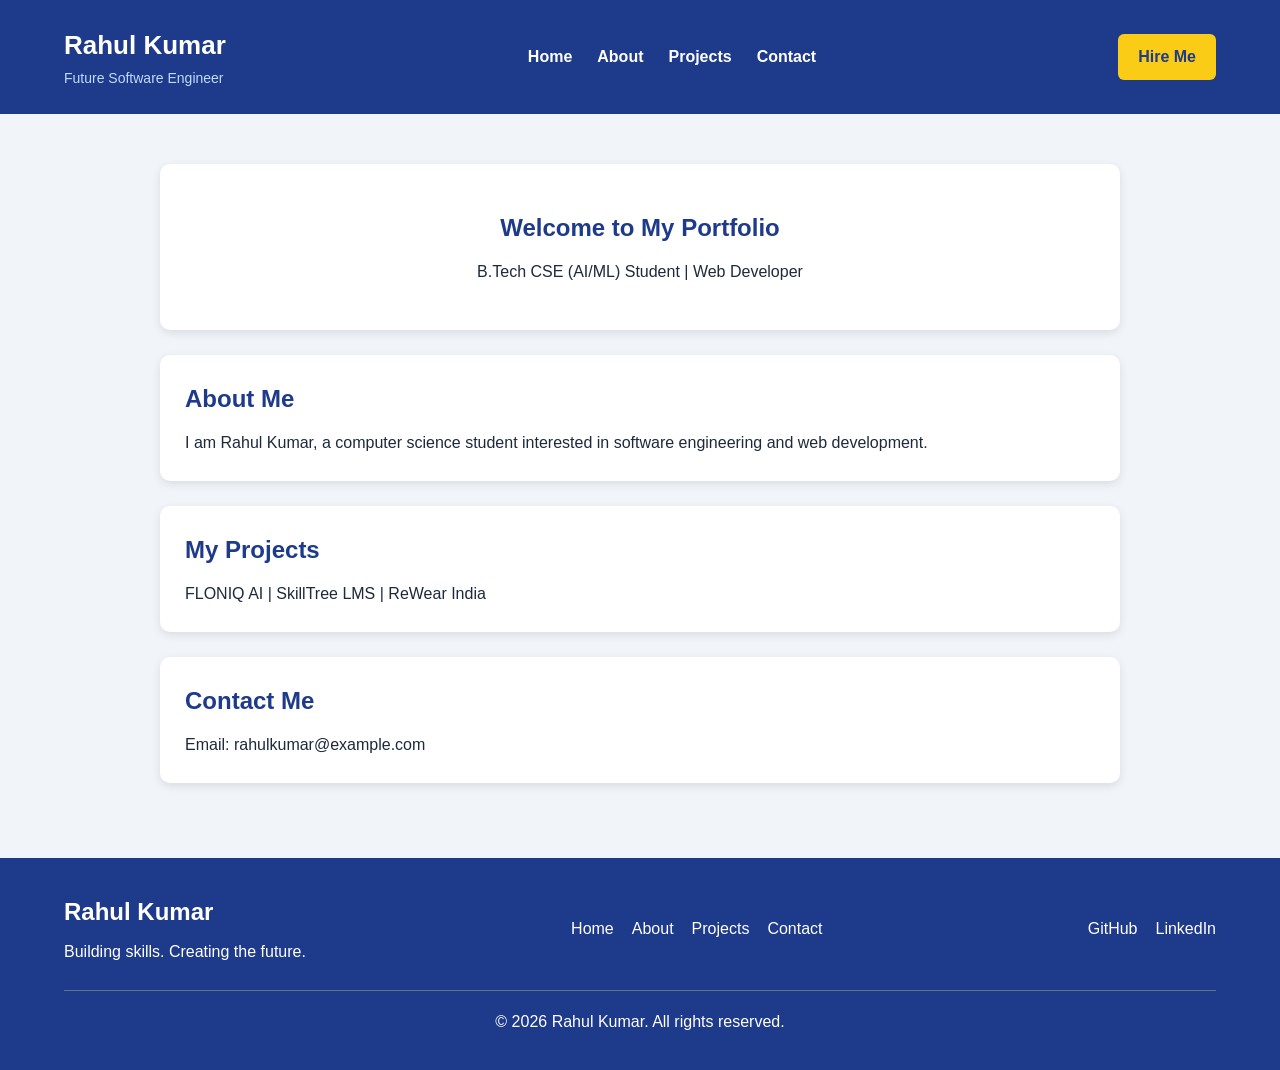
<file: P10/index.html>
<!DOCTYPE html>
<html lang="en">
<head>
    <meta charset="UTF-8">
    <meta name="viewport" content="width=device-width, initial-scale=1.0">
    <title>P10 - Advanced Flexbox Portfolio Header and Footer</title>
    <link rel="stylesheet" href="style.css">
</head>
<body>

    <!-- Portfolio Header -->
    <header class="header">
        <div class="logo">
            <h1>Rahul Kumar</h1>
            <p>Future Software Engineer</p>
        </div>

        <nav class="navbar">
            <a href="#home">Home</a>
            <a href="#about">About</a>
            <a href="#projects">Projects</a>
            <a href="#contact">Contact</a>
        </nav>

        <a href="#contact" class="header-button">Hire Me</a>
    </header>

    <!-- Main Content -->
    <main>
        <section id="home" class="hero">
            <h2>Welcome to My Portfolio</h2>
            <p>B.Tech CSE (AI/ML) Student | Web Developer</p>
        </section>

        <section id="about">
            <h2>About Me</h2>
            <p>
                I am Rahul Kumar, a computer science student
                interested in software engineering and web development.
            </p>
        </section>

        <section id="projects">
            <h2>My Projects</h2>
            <p>FLONIQ AI | SkillTree LMS | ReWear India</p>
        </section>

        <section id="contact">
            <h2>Contact Me</h2>
            <p>Email: rahulkumar@example.com</p>
        </section>
    </main>

    <!-- Portfolio Footer -->
    <footer class="footer">
        <div class="footer-brand">
            <h2>Rahul Kumar</h2>
            <p>Building skills. Creating the future.</p>
        </div>

        <div class="footer-links">
            <a href="#home">Home</a>
            <a href="#about">About</a>
            <a href="#projects">Projects</a>
            <a href="#contact">Contact</a>
        </div>

        <div class="footer-social">
            <a href="https://github.com/" target="_blank">GitHub</a>
            <a href="https://linkedin.com/" target="_blank">LinkedIn</a>
        </div>

        <div class="footer-bottom">
            <p>&copy; 2026 Rahul Kumar. All rights reserved.</p>
        </div>
    </footer>

</body>
</html>
</file>
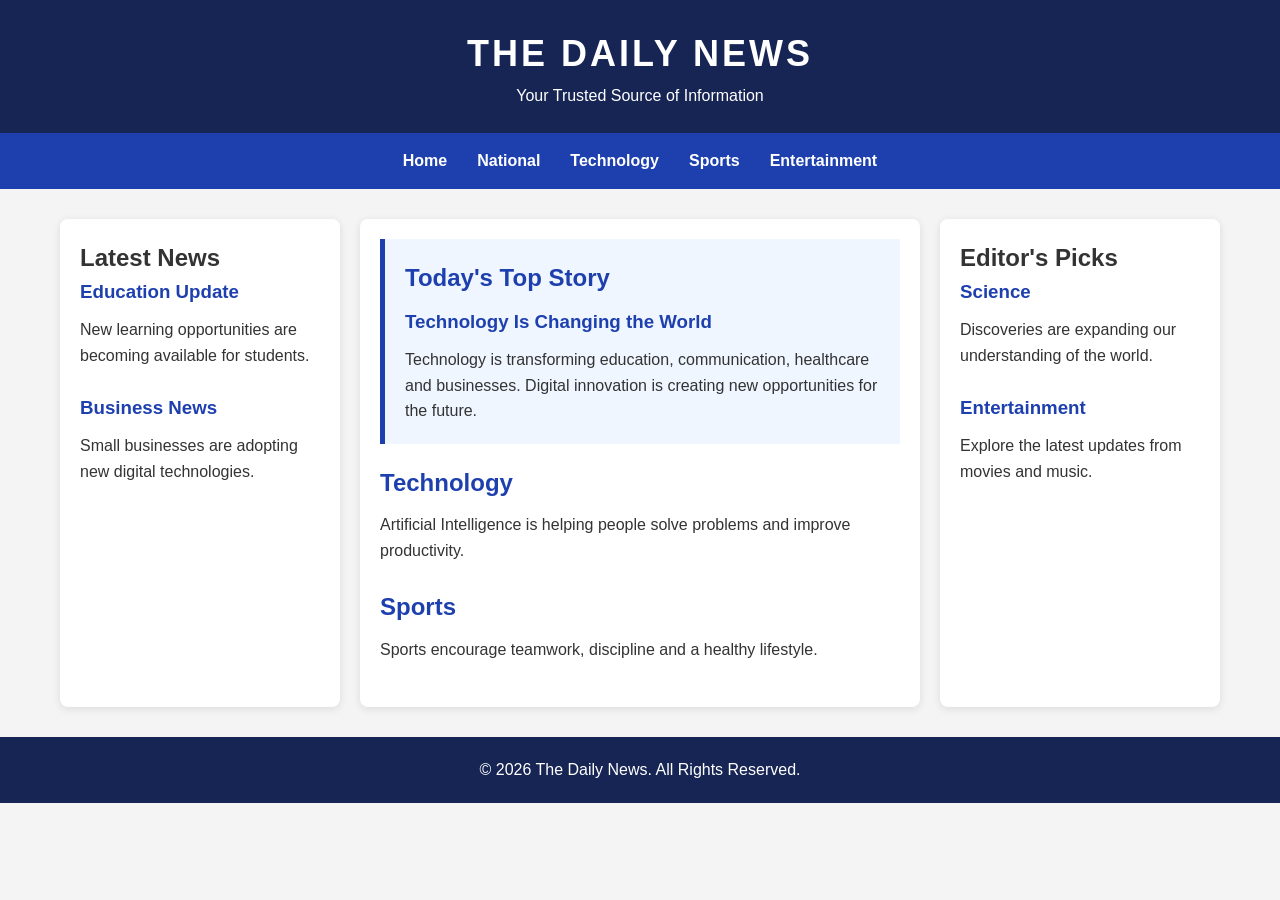
<file: P11/index.html>
<!DOCTYPE html>
<html lang="en">
<head>
    <meta charset="UTF-8">
    <meta name="viewport" content="width=device-width, initial-scale=1.0">
    <title>Daily News - Newspaper Layout</title>
    <link rel="stylesheet" href="style.css">
</head>
<body>

    <header class="header">
        <h1>THE DAILY NEWS</h1>
        <p>Your Trusted Source of Information</p>
    </header>

    <nav class="navbar">
        <a href="#home">Home</a>
        <a href="#national">National</a>
        <a href="#technology">Technology</a>
        <a href="#sports">Sports</a>
        <a href="#entertainment">Entertainment</a>
    </nav>

    <main class="news-grid" id="home">

        <aside class="sidebar">
            <h2>Latest News</h2>
            <article>
                <h3>Education Update</h3>
                <p>New learning opportunities are becoming available for students.</p>
            </article>
            <article>
                <h3>Business News</h3>
                <p>Small businesses are adopting new digital technologies.</p>
            </article>
        </aside>

        <section class="main-content">
            <article class="featured-news" id="national">
                <h2>Today's Top Story</h2>
                <h3>Technology Is Changing the World</h3>
                <p>
                    Technology is transforming education, communication,
                    healthcare and businesses. Digital innovation is creating
                    new opportunities for the future.
                </p>
            </article>

            <article id="technology">
                <h2>Technology</h2>
                <p>Artificial Intelligence is helping people solve problems
                and improve productivity.</p>
            </article>

            <article id="sports">
                <h2>Sports</h2>
                <p>Sports encourage teamwork, discipline and a healthy lifestyle.</p>
            </article>
        </section>

        <aside class="right-sidebar">
            <h2>Editor's Picks</h2>
            <article>
                <h3>Science</h3>
                <p>Discoveries are expanding our understanding of the world.</p>
            </article>
            <article id="entertainment">
                <h3>Entertainment</h3>
                <p>Explore the latest updates from movies and music.</p>
            </article>
        </aside>

    </main>

    <footer class="footer">
        <p>&copy; 2026 The Daily News. All Rights Reserved.</p>
    </footer>

</body>
</html>
</file>
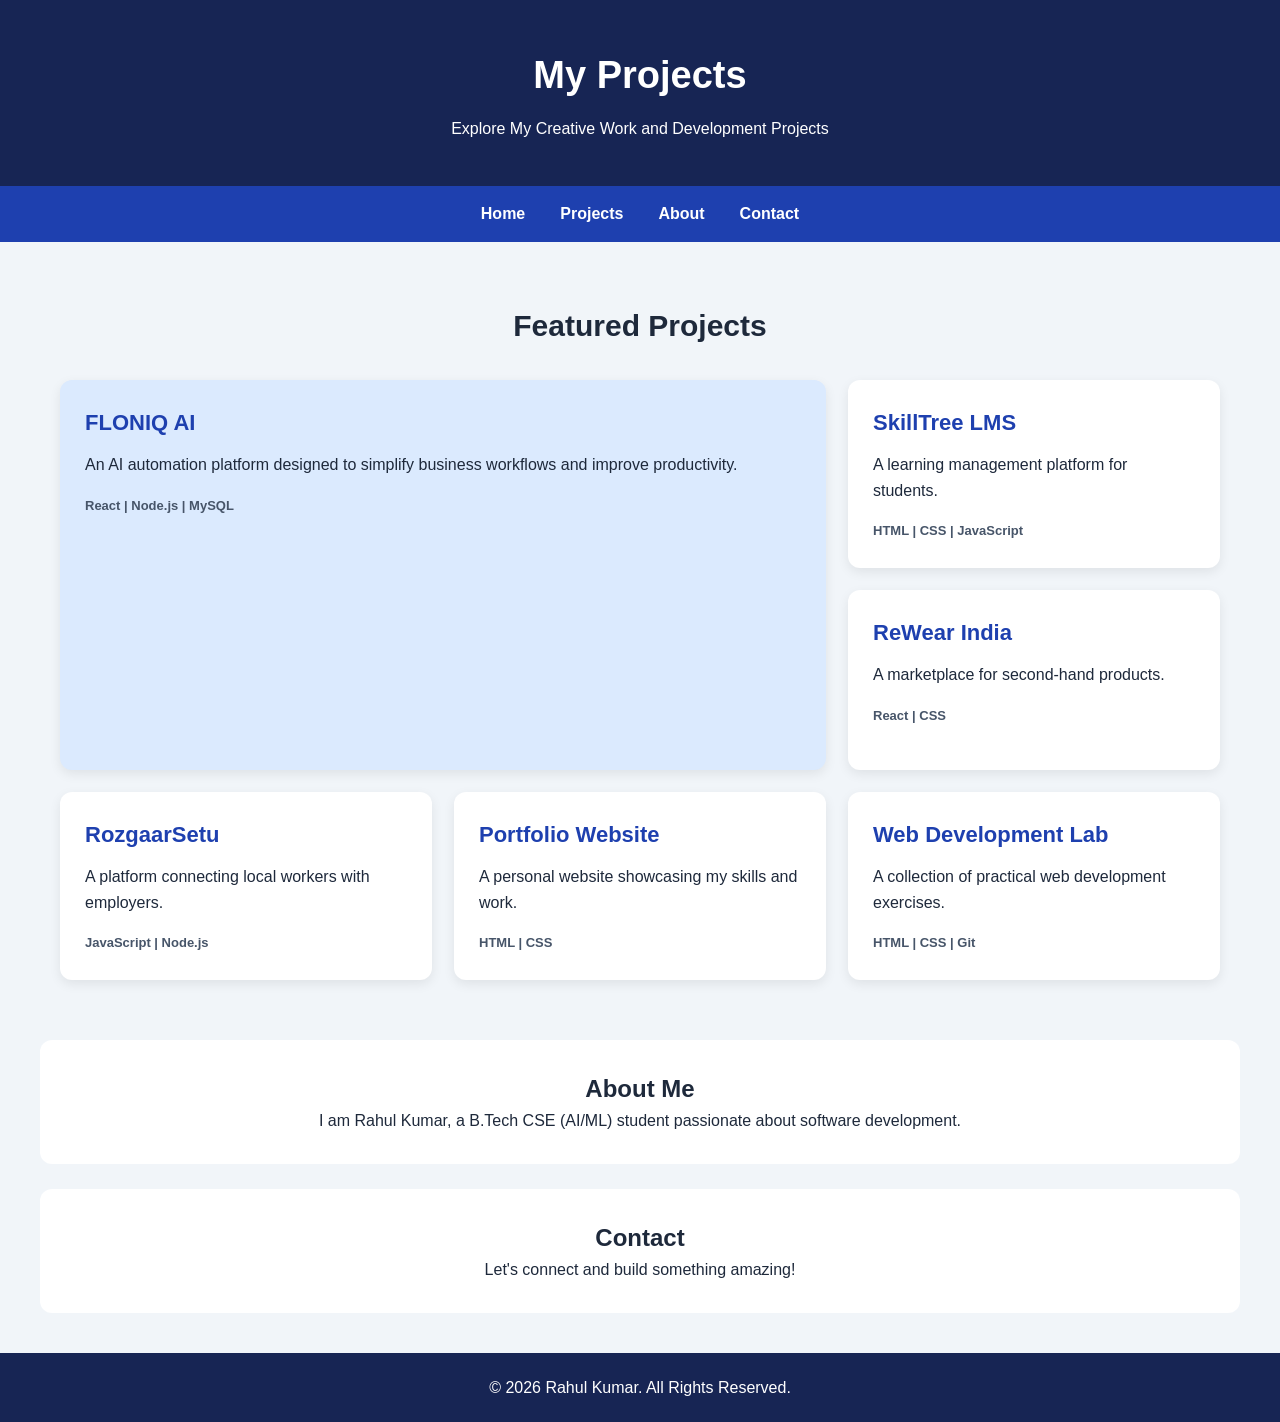
<file: P12/index.html>
<!DOCTYPE html>
<html lang="en">
<head>
    <meta charset="UTF-8">
    <meta name="viewport" content="width=device-width, initial-scale=1.0">
    <title>My Projects - Rahul Kumar</title>
    <link rel="stylesheet" href="style.css">
</head>
<body>

    <header class="header">
        <h1>My Projects</h1>
        <p>Explore My Creative Work and Development Projects</p>
    </header>

    <nav class="navbar">
        <a href="#home">Home</a>
        <a href="#projects">Projects</a>
        <a href="#about">About</a>
        <a href="#contact">Contact</a>
    </nav>

    <main id="home">
        <section class="projects-section" id="projects">
            <h2>Featured Projects</h2>

            <div class="projects-grid">

                <article class="project-card featured">
                    <h3>FLONIQ AI</h3>
                    <p>An AI automation platform designed to simplify
                    business workflows and improve productivity.</p>
                    <span>React | Node.js | MySQL</span>
                </article>

                <article class="project-card">
                    <h3>SkillTree LMS</h3>
                    <p>A learning management platform for students.</p>
                    <span>HTML | CSS | JavaScript</span>
                </article>

                <article class="project-card">
                    <h3>ReWear India</h3>
                    <p>A marketplace for second-hand products.</p>
                    <span>React | CSS</span>
                </article>

                <article class="project-card">
                    <h3>RozgaarSetu</h3>
                    <p>A platform connecting local workers with employers.</p>
                    <span>JavaScript | Node.js</span>
                </article>

                <article class="project-card">
                    <h3>Portfolio Website</h3>
                    <p>A personal website showcasing my skills and work.</p>
                    <span>HTML | CSS</span>
                </article>

                <article class="project-card">
                    <h3>Web Development Lab</h3>
                    <p>A collection of practical web development exercises.</p>
                    <span>HTML | CSS | Git</span>
                </article>

            </div>
        </section>

        <section class="about" id="about">
            <h2>About Me</h2>
            <p>I am Rahul Kumar, a B.Tech CSE (AI/ML) student
            passionate about software development.</p>
        </section>

        <section class="contact" id="contact">
            <h2>Contact</h2>
            <p>Let's connect and build something amazing!</p>
        </section>
    </main>

    <footer class="footer">
        <p>&copy; 2026 Rahul Kumar. All Rights Reserved.</p>
    </footer>

</body>
</html>
</file>
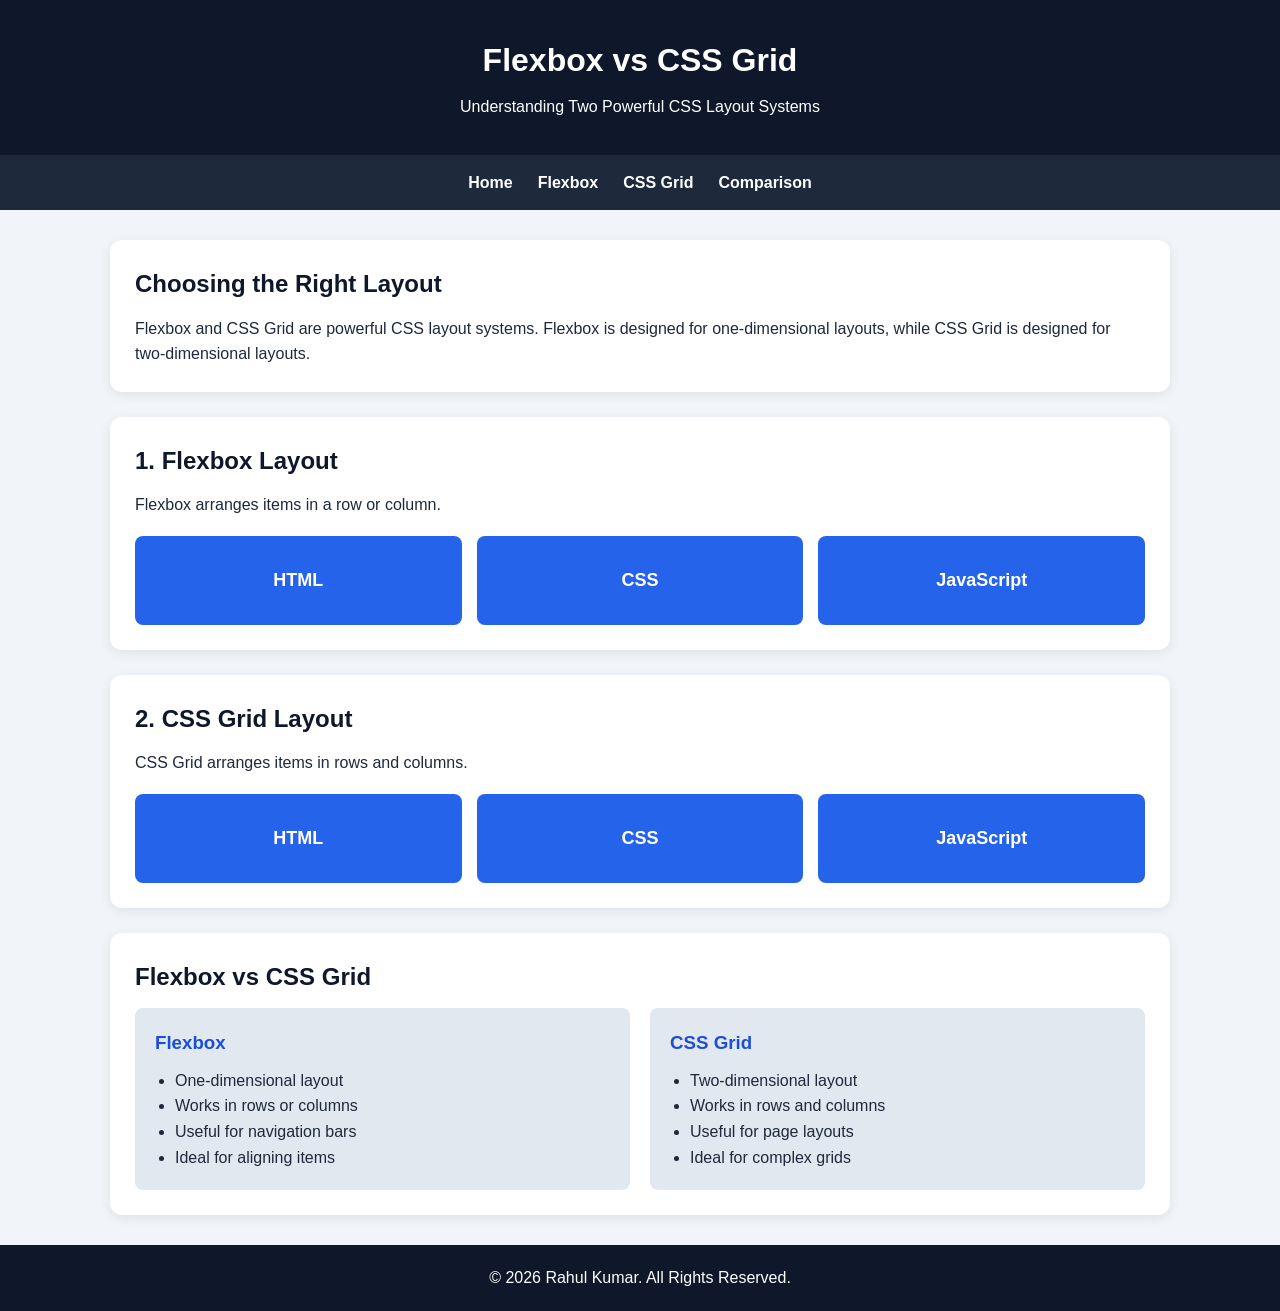
<file: P13/index.html>
<!DOCTYPE html>
<html lang="en">
<head>
    <meta charset="UTF-8">
    <meta name="viewport" content="width=device-width, initial-scale=1.0">
    <title>Flexbox vs Grid - Rahul Kumar</title>
    <link rel="stylesheet" href="style.css">
</head>
<body>

    <header class="header">
        <h1>Flexbox vs CSS Grid</h1>
        <p>Understanding Two Powerful CSS Layout Systems</p>
    </header>

    <nav class="navbar">
        <a href="#home">Home</a>
        <a href="#flexbox">Flexbox</a>
        <a href="#grid">CSS Grid</a>
        <a href="#comparison">Comparison</a>
    </nav>

    <main id="home">

        <section class="intro">
            <h2>Choosing the Right Layout</h2>
            <p>
                Flexbox and CSS Grid are powerful CSS layout systems.
                Flexbox is designed for one-dimensional layouts, while
                CSS Grid is designed for two-dimensional layouts.
            </p>
        </section>

        <section class="layout-section" id="flexbox">
            <h2>1. Flexbox Layout</h2>
            <p>Flexbox arranges items in a row or column.</p>

            <div class="flex-container">
                <div class="layout-card">HTML</div>
                <div class="layout-card">CSS</div>
                <div class="layout-card">JavaScript</div>
            </div>
        </section>

        <section class="layout-section" id="grid">
            <h2>2. CSS Grid Layout</h2>
            <p>CSS Grid arranges items in rows and columns.</p>

            <div class="grid-container">
                <div class="layout-card">HTML</div>
                <div class="layout-card">CSS</div>
                <div class="layout-card">JavaScript</div>
            </div>
        </section>

        <section class="comparison" id="comparison">
            <h2>Flexbox vs CSS Grid</h2>

            <div class="comparison-container">
                <article class="comparison-card">
                    <h3>Flexbox</h3>
                    <ul>
                        <li>One-dimensional layout</li>
                        <li>Works in rows or columns</li>
                        <li>Useful for navigation bars</li>
                        <li>Ideal for aligning items</li>
                    </ul>
                </article>

                <article class="comparison-card">
                    <h3>CSS Grid</h3>
                    <ul>
                        <li>Two-dimensional layout</li>
                        <li>Works in rows and columns</li>
                        <li>Useful for page layouts</li>
                        <li>Ideal for complex grids</li>
                    </ul>
                </article>
            </div>
        </section>

    </main>

    <footer class="footer">
        <p>&copy; 2026 Rahul Kumar. All Rights Reserved.</p>
    </footer>

</body>
</html>
</file>
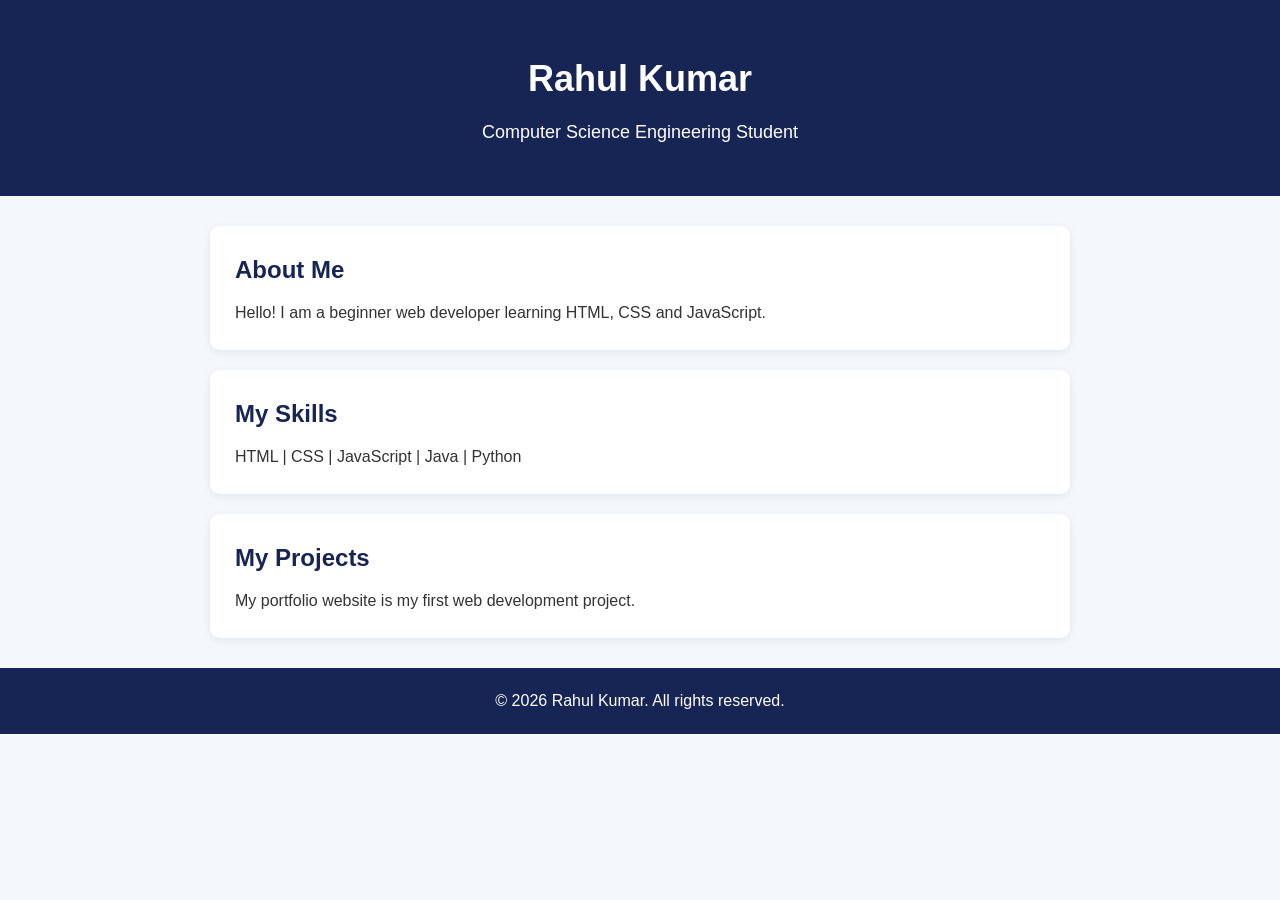
<file: P2/index.html>
<!DOCTYPE html>
<html lang="en">
<head>
    <meta charset="UTF-8">
    <meta name="viewport" content="width=device-width, initial-scale=1.0">
    <title>My Portfolio</title>
    <link rel="stylesheet" href="style.css">
</head>
<body>

    <header>
        <h1>Rahul Kumar</h1>
        <p>Computer Science Engineering Student</p>
    </header>

    <main>
        <section>
            <h2>About Me</h2>
            <p>Hello! I am a beginner web developer learning HTML, CSS and JavaScript.</p>
        </section>

        <section>
            <h2>My Skills</h2>
            <p>HTML | CSS | JavaScript | Java | Python</p>
        </section>

        <section>
            <h2>My Projects</h2>
            <p>My portfolio website is my first web development project.</p>
        </section>
    </main>

    <footer>
        <p>&copy; 2026 Rahul Kumar. All rights reserved.</p>
    </footer>

</body>
</html>
</file>
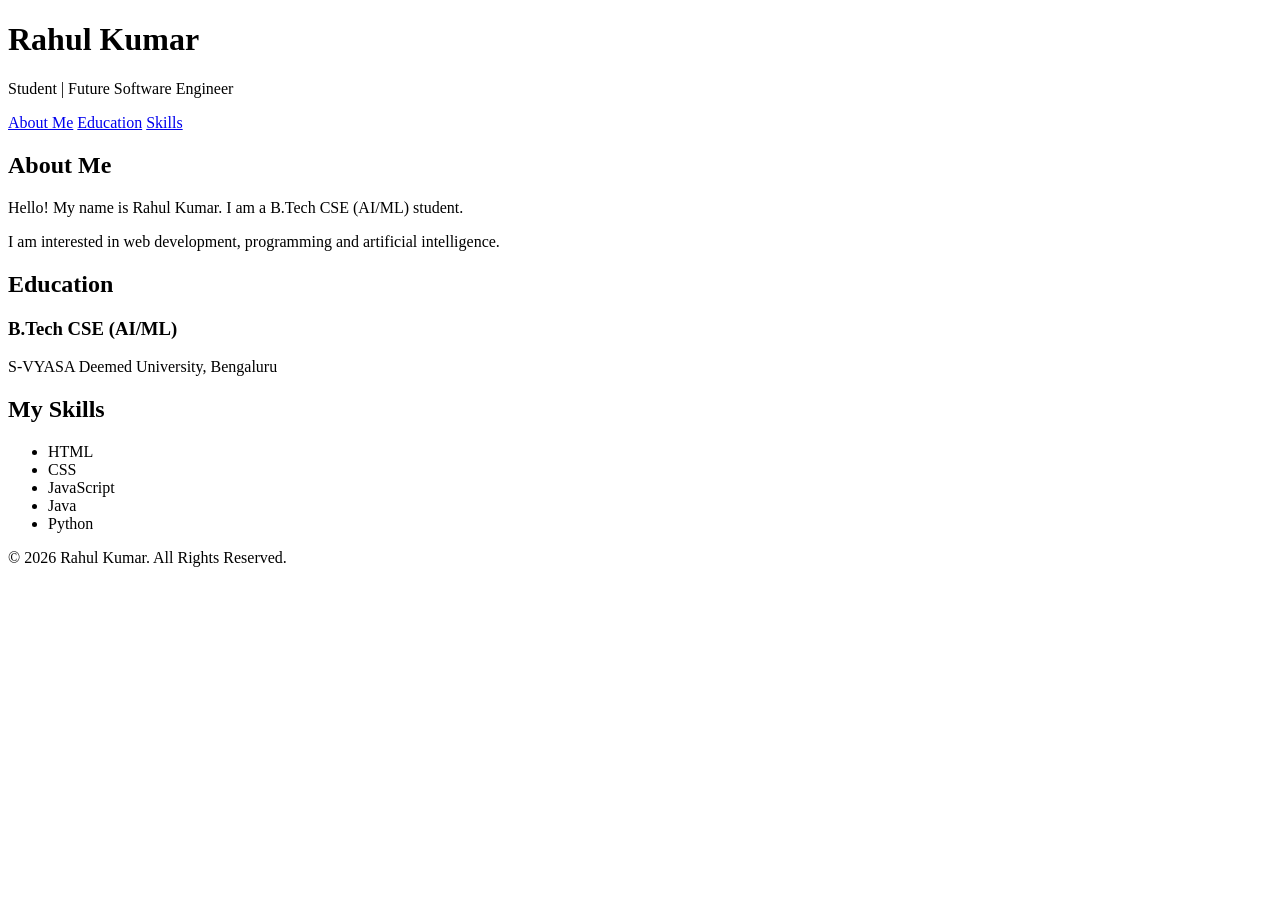
<file: P5/index.html>
<!DOCTYPE html>
<html lang="en">
<head>
    <meta charset="UTF-8">
    <meta name="viewport" content="width=device-width, initial-scale=1.0">
    <title>My Biography</title>
</head>
<body>

    <header>
        <h1>Rahul Kumar</h1>
        <p>Student | Future Software Engineer</p>
    </header>

    <nav>
        <a href="#about">About Me</a>
        <a href="#education">Education</a>
        <a href="#skills">Skills</a>
    </nav>

    <main>
        <section id="about">
            <h2>About Me</h2>
            <p>Hello! My name is Rahul Kumar. I am a B.Tech CSE (AI/ML) student.</p>
            <p>I am interested in web development, programming and artificial intelligence.</p>
        </section>

        <section id="education">
            <h2>Education</h2>
            <article>
                <h3>B.Tech CSE (AI/ML)</h3>
                <p>S-VYASA Deemed University, Bengaluru</p>
            </article>
        </section>

        <section id="skills">
            <h2>My Skills</h2>
            <ul>
                <li>HTML</li>
                <li>CSS</li>
                <li>JavaScript</li>
                <li>Java</li>
                <li>Python</li>
            </ul>
        </section>
    </main>

    <footer>
        <p>&copy; 2026 Rahul Kumar. All Rights Reserved.</p>
    </footer>

</body>
</html>
</file>
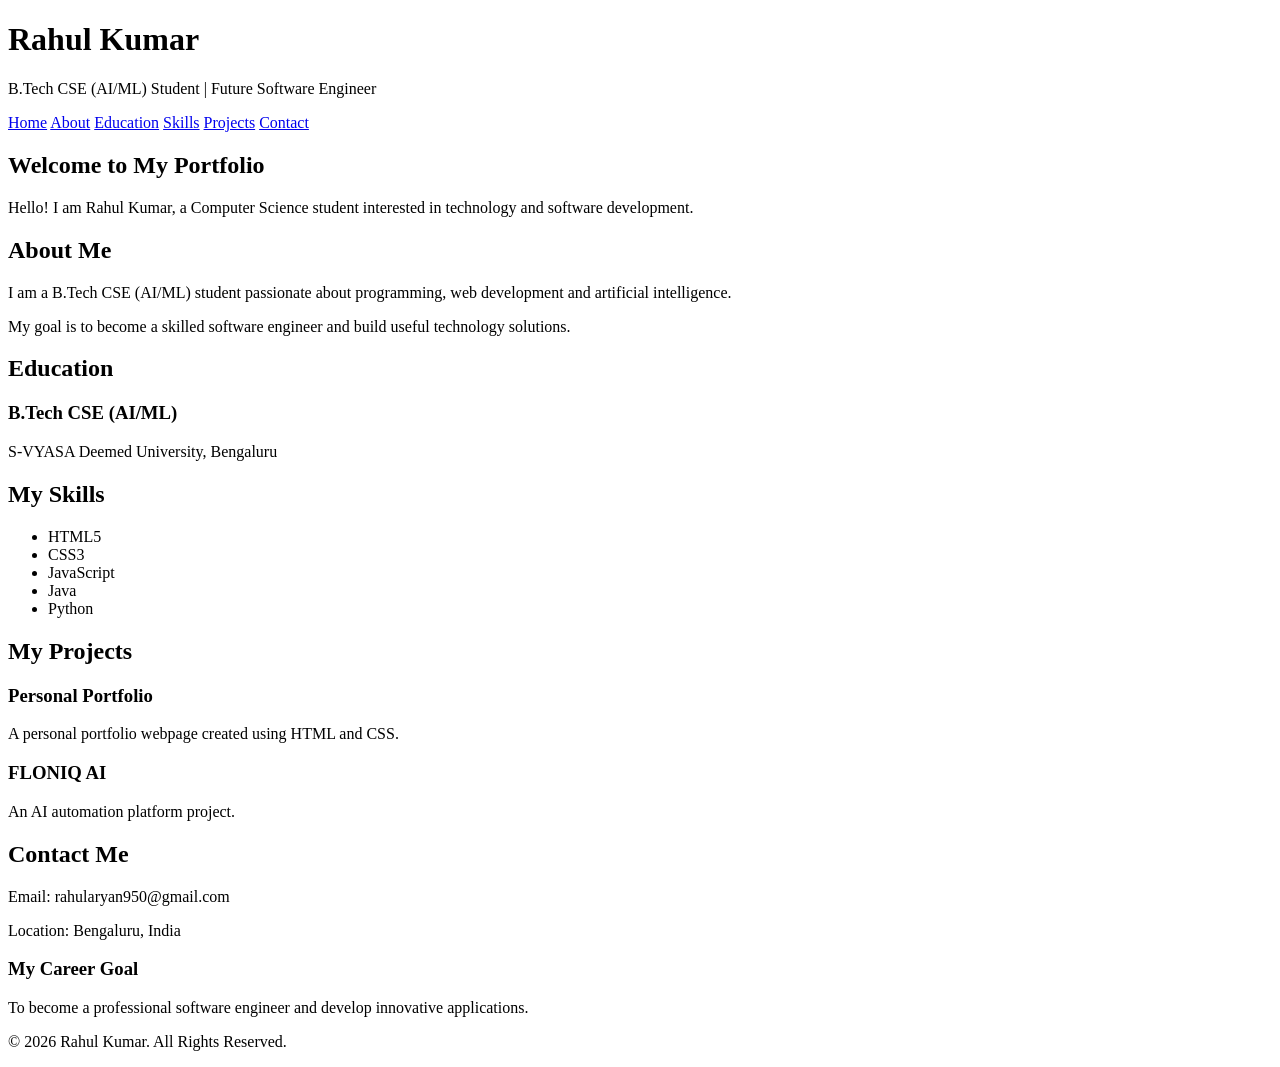
<file: P6/index.html>
<!DOCTYPE html>
<html lang="en">
<head>
    <meta charset="UTF-8">
    <meta name="viewport" content="width=device-width, initial-scale=1.0">
    <title>Rahul Kumar | Portfolio</title>
</head>
<body>

    <!-- Header Section -->
    <header>
        <h1>Rahul Kumar</h1>
        <p>B.Tech CSE (AI/ML) Student | Future Software Engineer</p>
    </header>

    <!-- Navigation Section -->
    <nav>
        <a href="#home">Home</a>
        <a href="#about">About</a>
        <a href="#education">Education</a>
        <a href="#skills">Skills</a>
        <a href="#projects">Projects</a>
        <a href="#contact">Contact</a>
    </nav>

    <!-- Main Content -->
    <main>

        <!-- Home Section -->
        <section id="home">
            <h2>Welcome to My Portfolio</h2>
            <p>Hello! I am Rahul Kumar, a Computer Science student interested in technology and software development.</p>
        </section>

        <!-- About Section -->
        <section id="about">
            <h2>About Me</h2>
            <p>I am a B.Tech CSE (AI/ML) student passionate about programming, web development and artificial intelligence.</p>
            <p>My goal is to become a skilled software engineer and build useful technology solutions.</p>
        </section>

        <!-- Education Section -->
        <section id="education">
            <h2>Education</h2>
            <article>
                <h3>B.Tech CSE (AI/ML)</h3>
                <p>S-VYASA Deemed University, Bengaluru</p>
            </article>
        </section>

        <!-- Skills Section -->
        <section id="skills">
            <h2>My Skills</h2>
            <ul>
                <li>HTML5</li>
                <li>CSS3</li>
                <li>JavaScript</li>
                <li>Java</li>
                <li>Python</li>
            </ul>
        </section>

        <!-- Projects Section -->
        <section id="projects">
            <h2>My Projects</h2>

            <article>
                <h3>Personal Portfolio</h3>
                <p>A personal portfolio webpage created using HTML and CSS.</p>
            </article>

            <article>
                <h3>FLONIQ AI</h3>
                <p>An AI automation platform project.</p>
            </article>
        </section>

        <!-- Contact Section -->
        <section id="contact">
            <h2>Contact Me</h2>
            <p>Email: rahularyan950@gmail.com</p>
            <p>Location: Bengaluru, India</p>
        </section>

        <!-- Aside Section -->
        <aside>
            <h3>My Career Goal</h3>
            <p>To become a professional software engineer and develop innovative applications.</p>
        </aside>

    </main>

    <!-- Footer Section -->
    <footer>
        <p>&copy; 2026 Rahul Kumar. All Rights Reserved.</p>
    </footer>

</body>
</html>
</file>
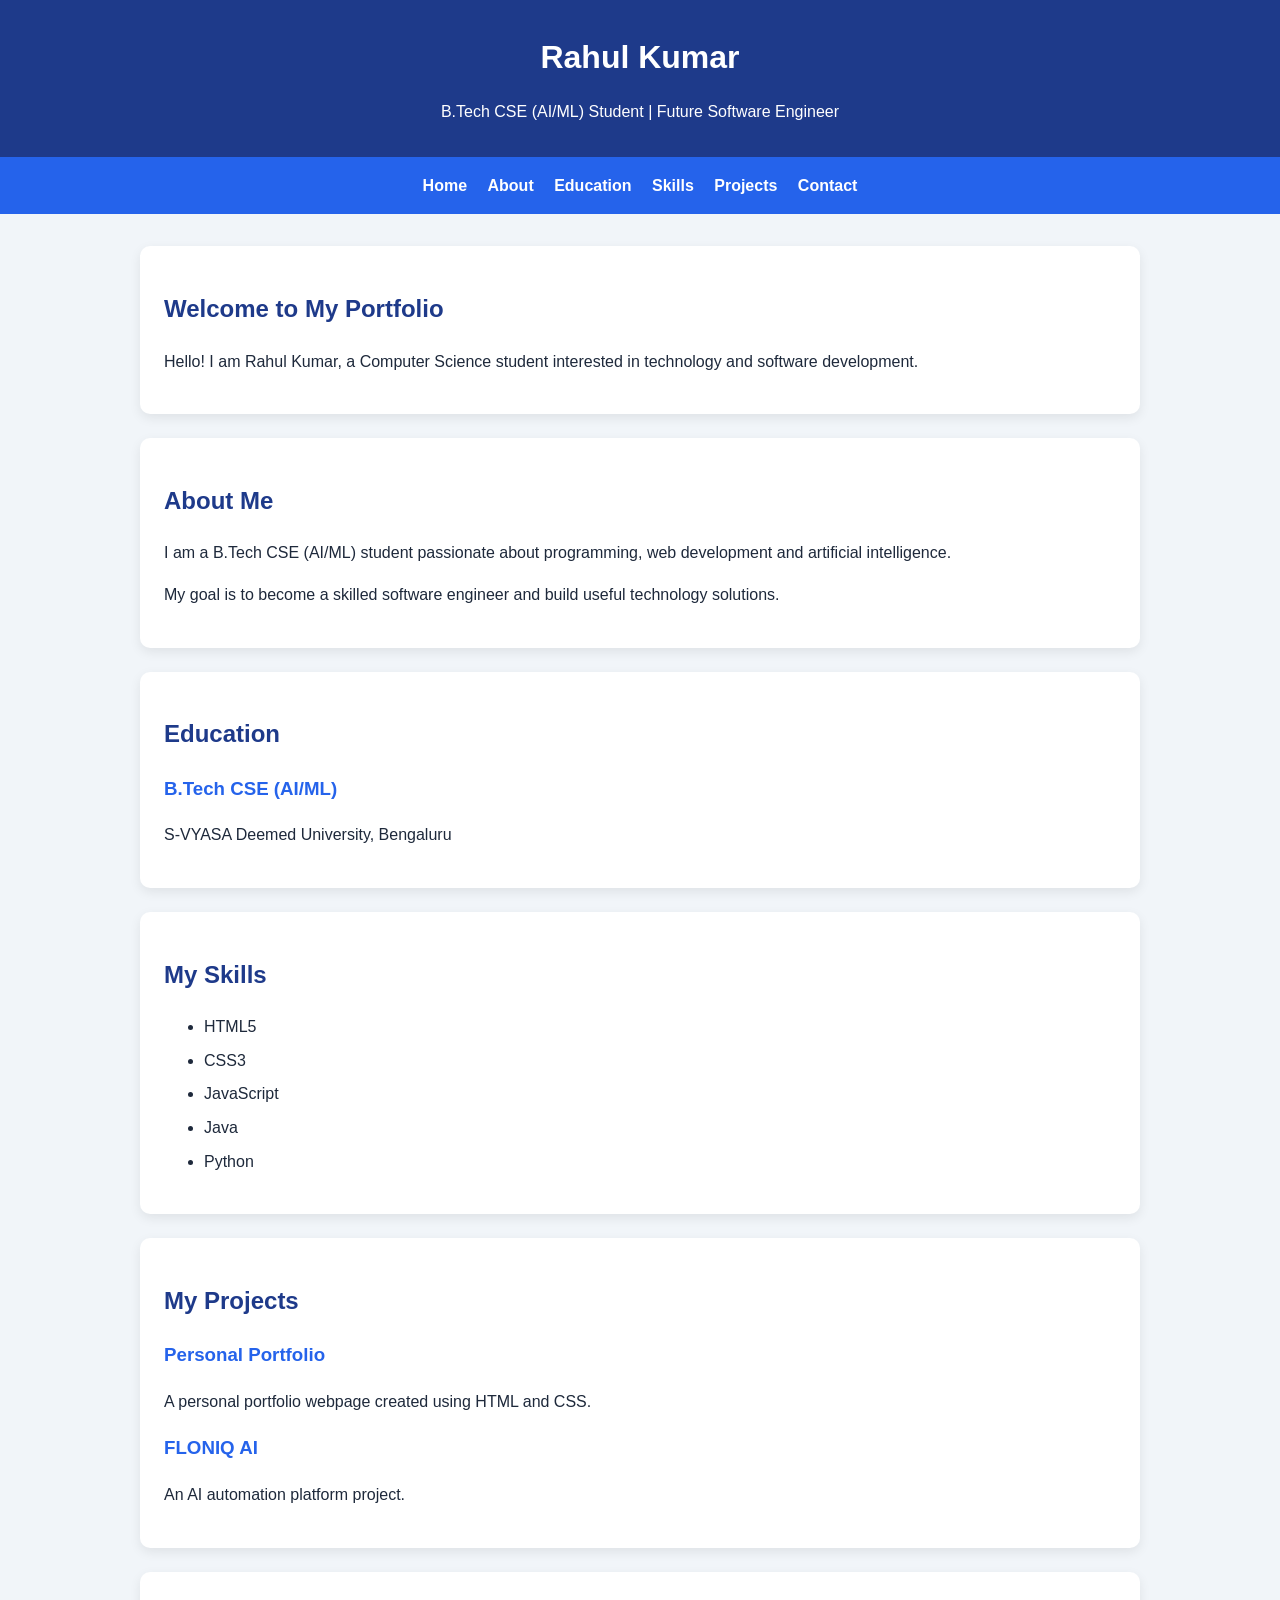
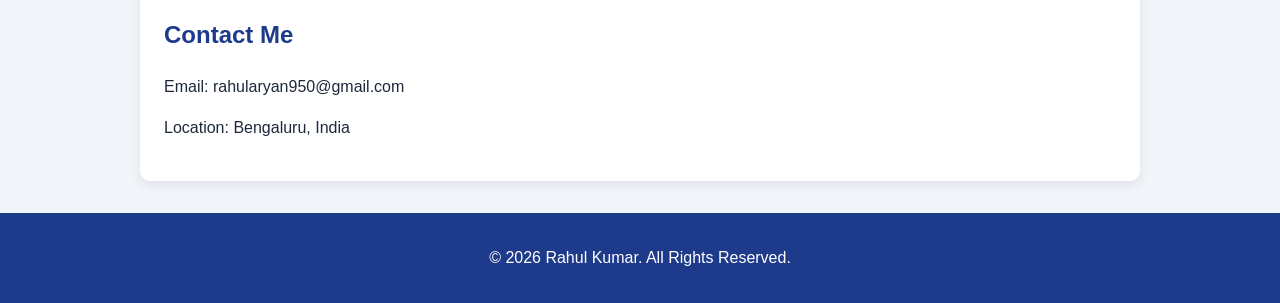
<file: P7/index.html>
<!DOCTYPE html>
<html lang="en">
<head>
    <meta charset="UTF-8">
    <meta name="viewport" content="width=device-width, initial-scale=1.0">
    <title>Rahul Kumar | Portfolio - P7</title>

    <link rel="stylesheet" href="style.css">
</head>
<body>

    <header class="site-header">
        <h1>Rahul Kumar</h1>
        <p>B.Tech CSE (AI/ML) Student | Future Software Engineer</p>
    </header>

    <nav class="navbar">
        <a href="#home">Home</a>
        <a href="#about">About</a>
        <a href="#education">Education</a>
        <a href="#skills">Skills</a>
        <a href="#projects">Projects</a>
        <a href="#contact">Contact</a>
    </nav>

    <main class="container">

        <section id="home" class="card">
            <h2>Welcome to My Portfolio</h2>
            <p>Hello! I am Rahul Kumar, a Computer Science student interested in technology and software development.</p>
        </section>

        <section id="about" class="card">
            <h2>About Me</h2>
            <p>I am a B.Tech CSE (AI/ML) student passionate about programming, web development and artificial intelligence.</p>
            <p>My goal is to become a skilled software engineer and build useful technology solutions.</p>
        </section>

        <section id="education" class="card">
            <h2>Education</h2>
            <article>
                <h3>B.Tech CSE (AI/ML)</h3>
                <p>S-VYASA Deemed University, Bengaluru</p>
            </article>
        </section>

        <section id="skills" class="card">
            <h2>My Skills</h2>
            <ul>
                <li>HTML5</li>
                <li>CSS3</li>
                <li>JavaScript</li>
                <li>Java</li>
                <li>Python</li>
            </ul>
        </section>

        <section id="projects" class="card">
            <h2>My Projects</h2>

            <article>
                <h3>Personal Portfolio</h3>
                <p>A personal portfolio webpage created using HTML and CSS.</p>
            </article>

            <article>
                <h3>FLONIQ AI</h3>
                <p>An AI automation platform project.</p>
            </article>
        </section>

        <section id="contact" class="card">
            <h2>Contact Me</h2>
            <p>Email: rahularyan950@gmail.com</p>
            <p>Location: Bengaluru, India</p>
        </section>

    </main>

    <footer class="site-footer">
        <p>&copy; 2026 Rahul Kumar. All Rights Reserved.</p>
    </footer>

</body>
</html>
</file>
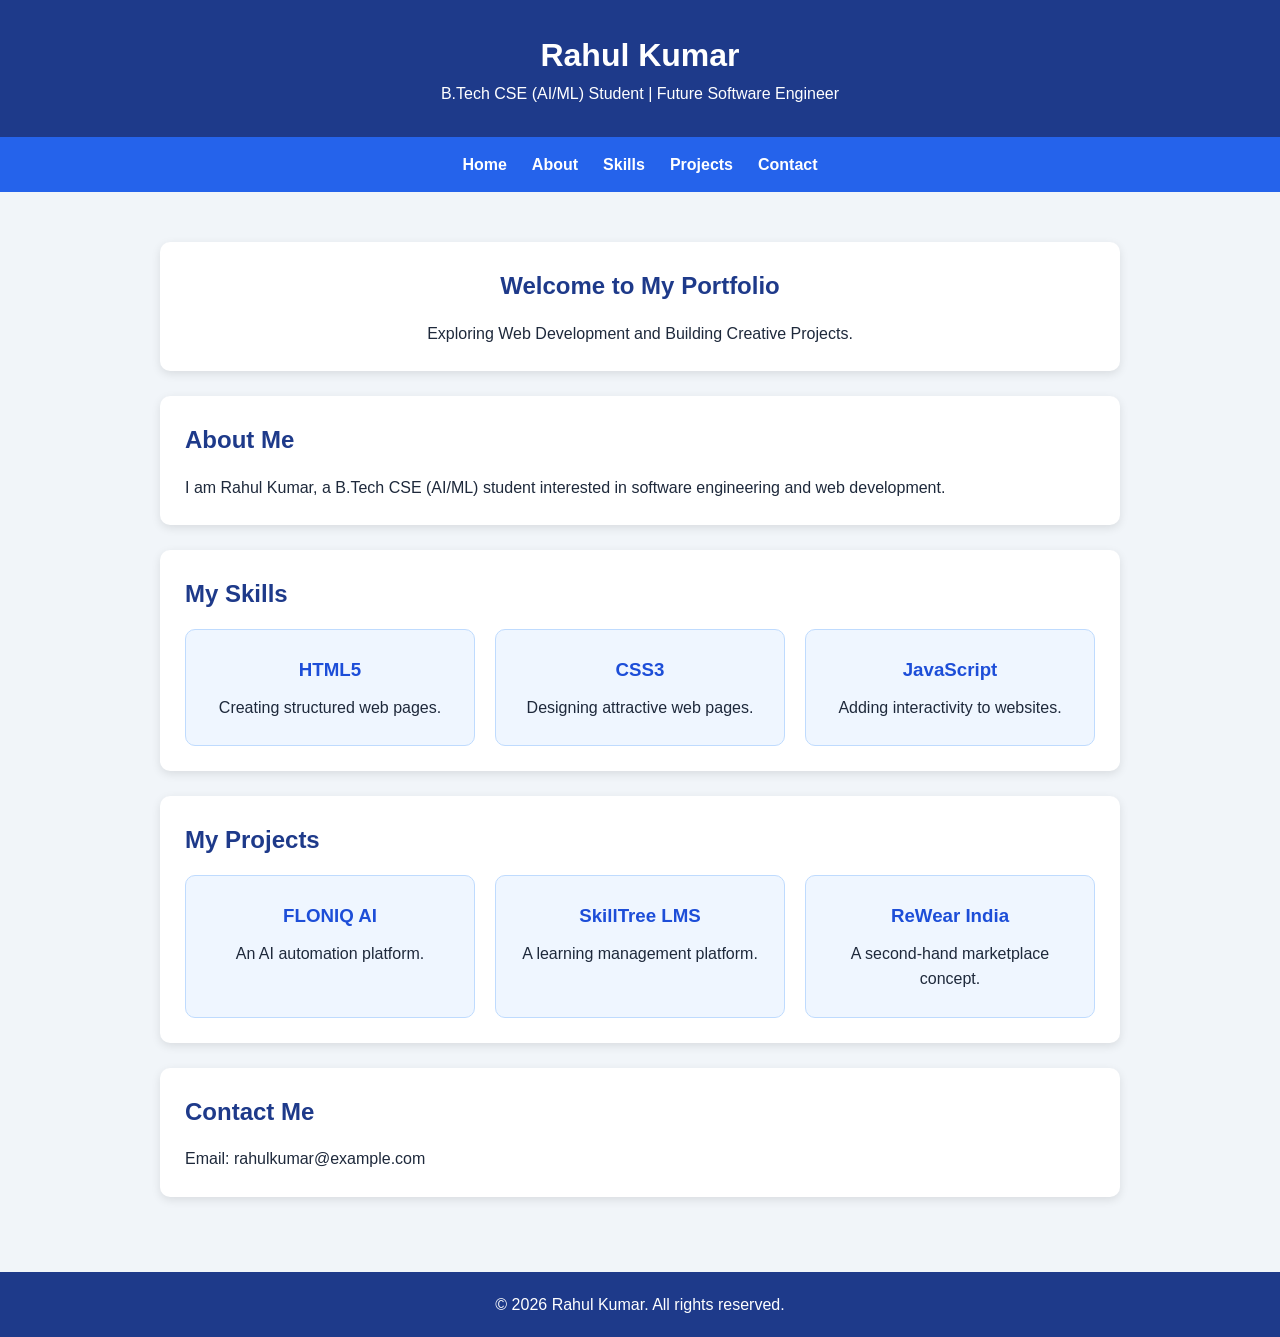
<file: P9/index.html>
<!DOCTYPE html>
<html lang="en">
<head>
    <meta charset="UTF-8">
    <meta name="viewport" content="width=device-width, initial-scale=1.0">
    <title>P9 - Responsive Navbar and Card Grid</title>
    <link rel="stylesheet" href="style.css">
</head>
<body>

    <header class="header">
        <h1>Rahul Kumar</h1>
        <p>B.Tech CSE (AI/ML) Student | Future Software Engineer</p>
    </header>

    <nav class="navbar">
        <a href="#home">Home</a>
        <a href="#about">About</a>
        <a href="#skills">Skills</a>
        <a href="#projects">Projects</a>
        <a href="#contact">Contact</a>
    </nav>

    <main>
        <section id="home" class="intro">
            <h2>Welcome to My Portfolio</h2>
            <p>Exploring Web Development and Building Creative Projects.</p>
        </section>

        <section id="about">
            <h2>About Me</h2>
            <p>
                I am Rahul Kumar, a B.Tech CSE (AI/ML) student
                interested in software engineering and web development.
            </p>
        </section>

        <section id="skills">
            <h2>My Skills</h2>

            <div class="card-grid">
                <div class="card">
                    <h3>HTML5</h3>
                    <p>Creating structured web pages.</p>
                </div>

                <div class="card">
                    <h3>CSS3</h3>
                    <p>Designing attractive web pages.</p>
                </div>

                <div class="card">
                    <h3>JavaScript</h3>
                    <p>Adding interactivity to websites.</p>
                </div>
            </div>
        </section>

        <section id="projects">
            <h2>My Projects</h2>

            <div class="card-grid">
                <div class="card">
                    <h3>FLONIQ AI</h3>
                    <p>An AI automation platform.</p>
                </div>

                <div class="card">
                    <h3>SkillTree LMS</h3>
                    <p>A learning management platform.</p>
                </div>

                <div class="card">
                    <h3>ReWear India</h3>
                    <p>A second-hand marketplace concept.</p>
                </div>
            </div>
        </section>

        <section id="contact">
            <h2>Contact Me</h2>
            <p>Email: rahulkumar@example.com</p>
        </section>
    </main>

    <footer>
        <p>&copy; 2026 Rahul Kumar. All rights reserved.</p>
    </footer>

</body>
</html>
</file>
<file: P10/style.css>
/* P10 - Portfolio Header and Footer with Advanced Flexbox */

/* Basic Reset */
* {
    margin: 0;
    padding: 0;
    box-sizing: border-box;
}

/* Body */
body {
    font-family: Arial, sans-serif;
    background-color: #f1f5f9;
    color: #1e293b;
    line-height: 1.6;
}

/* Advanced Flexbox Header */
.header {
    display: flex;
    justify-content: space-between;
    align-items: center;
    flex-wrap: wrap;
    gap: 20px;
    background-color: #1e3a8a;
    color: white;
    padding: 25px 5%;
}

/* Logo */
.logo h1 {
    font-size: 26px;
}

.logo p {
    font-size: 14px;
    color: #bfdbfe;
}

/* Navigation */
.navbar {
    display: flex;
    align-items: center;
    justify-content: center;
    flex-wrap: wrap;
    gap: 25px;
}

.navbar a {
    color: white;
    text-decoration: none;
    font-weight: bold;
}

.navbar a:hover {
    color: #facc15;
}

/* Header Button */
.header-button {
    background-color: #facc15;
    color: #1e3a8a;
    padding: 10px 20px;
    border-radius: 6px;
    text-decoration: none;
    font-weight: bold;
}

/* Main Content */
main {
    max-width: 1000px;
    margin: 30px auto;
    padding: 20px;
}

section {
    background-color: white;
    padding: 25px;
    margin-bottom: 25px;
    border-radius: 10px;
    box-shadow: 0 3px 10px rgba(0, 0, 0, 0.1);
}

section h2 {
    color: #1e3a8a;
    margin-bottom: 12px;
}

.hero {
    text-align: center;
    padding: 45px 20px;
}

/* Advanced Flexbox Footer */
.footer {
    display: flex;
    justify-content: space-between;
    align-items: center;
    flex-wrap: wrap;
    gap: 25px;
    background-color: #1e3a8a;
    color: white;
    padding: 35px 5%;
}

.footer-brand h2 {
    margin-bottom: 8px;
}

.footer-links,
.footer-social {
    display: flex;
    flex-wrap: wrap;
    gap: 18px;
}

.footer a {
    color: white;
    text-decoration: none;
}

.footer a:hover {
    color: #facc15;
}

.footer-bottom {
    flex-basis: 100%;
    text-align: center;
    border-top: 1px solid #64748b;
    padding-top: 18px;
}

/* Responsive Design */
@media (max-width: 700px) {

    .header {
        flex-direction: column;
        text-align: center;
    }

    .navbar {
        flex-direction: column;
        gap: 12px;
    }

    .footer {
        flex-direction: column;
        text-align: center;
    }

    .footer-links,
    .footer-social {
        justify-content: center;
    }
}
</file>
<file: P11/style.css>
/* Basic Reset */
* {
    margin: 0;
    padding: 0;
    box-sizing: border-box;
}

/* Body */
body {
    font-family: Arial, sans-serif;
    background-color: #f4f4f4;
    color: #333;
    line-height: 1.6;
}

/* Header */
.header {
    background-color: #172554;
    color: white;
    text-align: center;
    padding: 25px;
}

.header h1 {
    font-size: 36px;
    letter-spacing: 3px;
}

/* Navigation */
.navbar {
    background-color: #1e40af;
    display: flex;
    justify-content: center;
    flex-wrap: wrap;
    gap: 30px;
    padding: 15px;
}

.navbar a {
    color: white;
    text-decoration: none;
    font-weight: bold;
}

/* Main CSS Grid Layout */
.news-grid {
    display: grid;
    grid-template-columns: 1fr 2fr 1fr;
    gap: 20px;
    max-width: 1200px;
    margin: 30px auto;
    padding: 0 20px;
}

/* News Columns */
.sidebar,
.main-content,
.right-sidebar {
    background-color: white;
    padding: 20px;
    border-radius: 8px;
    box-shadow: 0 2px 8px rgba(0, 0, 0, 0.1);
}

article {
    margin-bottom: 25px;
}

article h2,
article h3 {
    color: #1e40af;
    margin-bottom: 10px;
}

.featured-news {
    background-color: #eff6ff;
    padding: 20px;
    border-left: 5px solid #1e40af;
    margin-bottom: 20px;
}

/* Footer */
.footer {
    background-color: #172554;
    color: white;
    text-align: center;
    padding: 20px;
    margin-top: 30px;
}

/* Responsive Layout */
@media (max-width: 768px) {
    .news-grid {
        grid-template-columns: 1fr;
    }

    .header h1 {
        font-size: 26px;
    }

    .navbar {
        gap: 15px;
    }
}
</file>
<file: P12/style.css>
/* Basic Reset */
* {
    margin: 0;
    padding: 0;
    box-sizing: border-box;
}

/* Body */
body {
    font-family: Arial, sans-serif;
    background-color: #f1f5f9;
    color: #1e293b;
    line-height: 1.6;
}

/* Header */
.header {
    background-color: #172554;
    color: white;
    text-align: center;
    padding: 45px 20px;
}

.header h1 {
    font-size: 38px;
    margin-bottom: 10px;
}

/* Navbar */
.navbar {
    background-color: #1e40af;
    display: flex;
    justify-content: center;
    gap: 35px;
    flex-wrap: wrap;
    padding: 15px;
}

.navbar a {
    color: white;
    text-decoration: none;
    font-weight: bold;
}

/* Projects Section */
.projects-section {
    max-width: 1200px;
    margin: 40px auto;
    padding: 20px;
}

.projects-section h2 {
    text-align: center;
    font-size: 30px;
    margin-bottom: 30px;
}

/* Advanced CSS Grid */
.projects-grid {
    display: grid;
    grid-template-columns: repeat(3, 1fr);
    grid-auto-rows: minmax(180px, auto);
    gap: 22px;
}

/* Project Cards */
.project-card {
    background-color: white;
    padding: 25px;
    border-radius: 12px;
    box-shadow: 0 4px 12px rgba(0, 0, 0, 0.08);
    transition: transform 0.3s ease;
}

.project-card:hover {
    transform: translateY(-6px);
}

.project-card h3 {
    color: #1e40af;
    font-size: 22px;
    margin-bottom: 12px;
}

.project-card span {
    display: inline-block;
    margin-top: 18px;
    color: #475569;
    font-size: 13px;
    font-weight: bold;
}

/* Featured Project */
.featured {
    grid-column: span 2;
    grid-row: span 2;
    background-color: #dbeafe;
}

/* About and Contact */
.about,
.contact {
    max-width: 1200px;
    margin: 25px auto;
    padding: 30px;
    background-color: white;
    border-radius: 12px;
    text-align: center;
}

/* Footer */
.footer {
    background-color: #172554;
    color: white;
    text-align: center;
    padding: 22px;
    margin-top: 40px;
}

/* Responsive Design */
@media (max-width: 768px) {
    .projects-grid {
        grid-template-columns: repeat(2, 1fr);
    }

    .featured {
        grid-column: span 2;
        grid-row: auto;
    }
}

@media (max-width: 500px) {
    .projects-grid {
        grid-template-columns: 1fr;
    }

    .featured {
        grid-column: span 1;
    }

    .header h1 {
        font-size: 28px;
    }

    .navbar {
        gap: 18px;
    }
}
</file>
<file: P13/style.css>
* {
    margin: 0;
    padding: 0;
    box-sizing: border-box;
}

body {
    font-family: Arial, sans-serif;
    background-color: #f1f5f9;
    color: #1e293b;
    line-height: 1.6;
}

.header {
    background-color: #0f172a;
    color: white;
    text-align: center;
    padding: 35px 20px;
}

.header h1 {
    font-size: 32px;
    margin-bottom: 8px;
}

.navbar {
    background-color: #1e293b;
    display: flex;
    justify-content: center;
    flex-wrap: wrap;
    gap: 25px;
    padding: 15px;
}

.navbar a {
    color: white;
    text-decoration: none;
    font-weight: bold;
}

.navbar a:hover {
    color: #38bdf8;
}

main {
    max-width: 1100px;
    margin: 30px auto;
    padding: 0 20px;
}

.intro,
.layout-section,
.comparison {
    background-color: white;
    padding: 25px;
    margin-bottom: 25px;
    border-radius: 12px;
    box-shadow: 0 3px 12px rgba(0, 0, 0, 0.08);
}

h2 {
    color: #0f172a;
    margin-bottom: 12px;
}

.layout-section p {
    margin-bottom: 18px;
}

/* Flexbox Layout */

.flex-container {
    display: flex;
    flex-wrap: wrap;
    gap: 15px;
}

.flex-container .layout-card {
    flex: 1 1 180px;
}

/* CSS Grid Layout */

.grid-container {
    display: grid;
    grid-template-columns: repeat(3, 1fr);
    gap: 15px;
}

/* Shared Card Styling */

.layout-card {
    background-color: #2563eb;
    color: white;
    padding: 30px 15px;
    text-align: center;
    border-radius: 8px;
    font-size: 18px;
    font-weight: bold;
}

/* Comparison Section */

.comparison-container {
    display: flex;
    gap: 20px;
    flex-wrap: wrap;
}

.comparison-card {
    flex: 1 1 250px;
    background-color: #e2e8f0;
    padding: 20px;
    border-radius: 8px;
}

.comparison-card h3 {
    color: #1d4ed8;
    margin-bottom: 10px;
}

.comparison-card ul {
    padding-left: 20px;
}

.footer {
    background-color: #0f172a;
    color: white;
    text-align: center;
    padding: 20px;
}

/* Responsive Design */

@media (max-width: 768px) {
    .grid-container {
        grid-template-columns: repeat(2, 1fr);
    }

    .header h1 {
        font-size: 26px;
    }
}

@media (max-width: 500px) {
    .grid-container {
        grid-template-columns: 1fr;
    }

    .navbar {
        flex-direction: column;
        align-items: center;
        gap: 12px;
    }
}
</file>
<file: P2/style.css>
* {
    margin: 0;
    padding: 0;
    box-sizing: border-box;
}

body {
    font-family: Arial, sans-serif;
    background-color: #f4f7fb;
    color: #333;
    line-height: 1.6;
}

header {
    background-color: #172554;
    color: white;
    text-align: center;
    padding: 50px 20px;
}

header h1 {
    font-size: 36px;
    margin-bottom: 10px;
}

header p {
    font-size: 18px;
}

main {
    max-width: 900px;
    margin: 30px auto;
    padding: 0 20px;
}

section {
    background-color: white;
    padding: 25px;
    margin-bottom: 20px;
    border-radius: 10px;
    box-shadow: 0 2px 8px rgba(0, 0, 0, 0.08);
}

section h2 {
    color: #172554;
    margin-bottom: 10px;
}

footer {
    background-color: #172554;
    color: white;
    text-align: center;
    padding: 20px;
}
</file>
<file: P7/style.css>
/* P7 - Design Tokens and Typography System */

/* 1. Design Tokens */
:root {
    /* Colors */
    --primary-color: #1e3a8a;
    --secondary-color: #2563eb;
    --background-color: #f1f5f9;
    --surface-color: #ffffff;
    --text-color: #1e293b;
    --muted-color: #64748b;

    /* Typography */
    --font-heading: Arial, sans-serif;
    --font-body: Arial, sans-serif;
    --font-size-base: 16px;
    --font-size-small: 14px;
    --font-size-large: 20px;
    --font-size-h1: 32px;
    --font-size-h2: 24px;

    /* Spacing */
    --spacing-sm: 8px;
    --spacing-md: 16px;
    --spacing-lg: 24px;
    --spacing-xl: 32px;

    /* Other design values */
    --border-radius: 10px;
    --shadow: 0 4px 12px rgba(0, 0, 0, 0.08);
}

/* 2. Global Typography */
body {
    margin: 0;
    font-family: var(--font-body);
    font-size: var(--font-size-base);
    line-height: 1.6;
    color: var(--text-color);
    background-color: var(--background-color);
}

/* 3. Header */
.site-header {
    background-color: var(--primary-color);
    color: var(--surface-color);
    text-align: center;
    padding: var(--spacing-xl);
}

.site-header h1 {
    font-family: var(--font-heading);
    font-size: var(--font-size-h1);
    margin: 0;
}

.site-header p {
    margin-bottom: 0;
}

/* 4. Navigation */
.navbar {
    background-color: var(--secondary-color);
    text-align: center;
    padding: var(--spacing-md);
}

.navbar a {
    color: var(--surface-color);
    text-decoration: none;
    margin: 0 var(--spacing-sm);
    font-weight: bold;
}

/* 5. Main Container */
.container {
    max-width: 1000px;
    margin: var(--spacing-xl) auto;
    padding: 0 var(--spacing-md);
}

/* 6. Cards */
.card {
    background-color: var(--surface-color);
    padding: var(--spacing-lg);
    margin-bottom: var(--spacing-lg);
    border-radius: var(--border-radius);
    box-shadow: var(--shadow);
}

/* 7. Headings */
h2 {
    color: var(--primary-color);
    font-family: var(--font-heading);
    font-size: var(--font-size-h2);
}

h3 {
    color: var(--secondary-color);
}

/* 8. Lists */
li {
    margin-bottom: var(--spacing-sm);
}

/* 9. Footer */
.site-footer {
    background-color: var(--primary-color);
    color: var(--surface-color);
    text-align: center;
    padding: var(--spacing-md);
}
</file>
<file: P9/style.css>
/* P9 - Responsive Navbar and Card Grid Using Flexbox */

/* Basic Reset */
* {
    margin: 0;
    padding: 0;
    box-sizing: border-box;
}

/* Body Styling */
body {
    font-family: Arial, sans-serif;
    background-color: #f1f5f9;
    color: #1e293b;
    line-height: 1.6;
}

/* Header */
.header {
    background-color: #1e3a8a;
    color: white;
    text-align: center;
    padding: 30px 20px;
}

/* Responsive Navbar Using Flexbox */
.navbar {
    display: flex;
    justify-content: center;
    align-items: center;
    flex-wrap: wrap;
    gap: 25px;
    background-color: #2563eb;
    padding: 15px;
}

.navbar a {
    color: white;
    text-decoration: none;
    font-weight: bold;
}

.navbar a:hover {
    color: #facc15;
}

/* Main Content */
main {
    max-width: 1000px;
    margin: 30px auto;
    padding: 20px;
}

section {
    background-color: white;
    padding: 25px;
    margin-bottom: 25px;
    border-radius: 10px;
    box-shadow: 0 3px 10px rgba(0, 0, 0, 0.1);
}

section h2 {
    color: #1e3a8a;
    margin-bottom: 15px;
}

/* Intro Section */
.intro {
    text-align: center;
}

/* Responsive Card Grid Using Flexbox */
.card-grid {
    display: flex;
    justify-content: center;
    align-items: stretch;
    flex-wrap: wrap;
    gap: 20px;
}

.card {
    flex: 1 1 220px;
    background-color: #eff6ff;
    padding: 25px;
    border-radius: 10px;
    border: 1px solid #bfdbfe;
    text-align: center;
}

.card h3 {
    color: #1d4ed8;
    margin-bottom: 10px;
}

/* Footer */
footer {
    background-color: #1e3a8a;
    color: white;
    text-align: center;
    padding: 20px;
}

/* Media Query for Mobile Devices */
@media (max-width: 600px) {

    .header {
        padding: 20px 10px;
    }

    .navbar {
        flex-direction: column;
        gap: 12px;
    }

    main {
        padding: 12px;
    }

    section {
        padding: 18px;
    }

    .card {
        flex-basis: 100%;
    }
}
</file>
